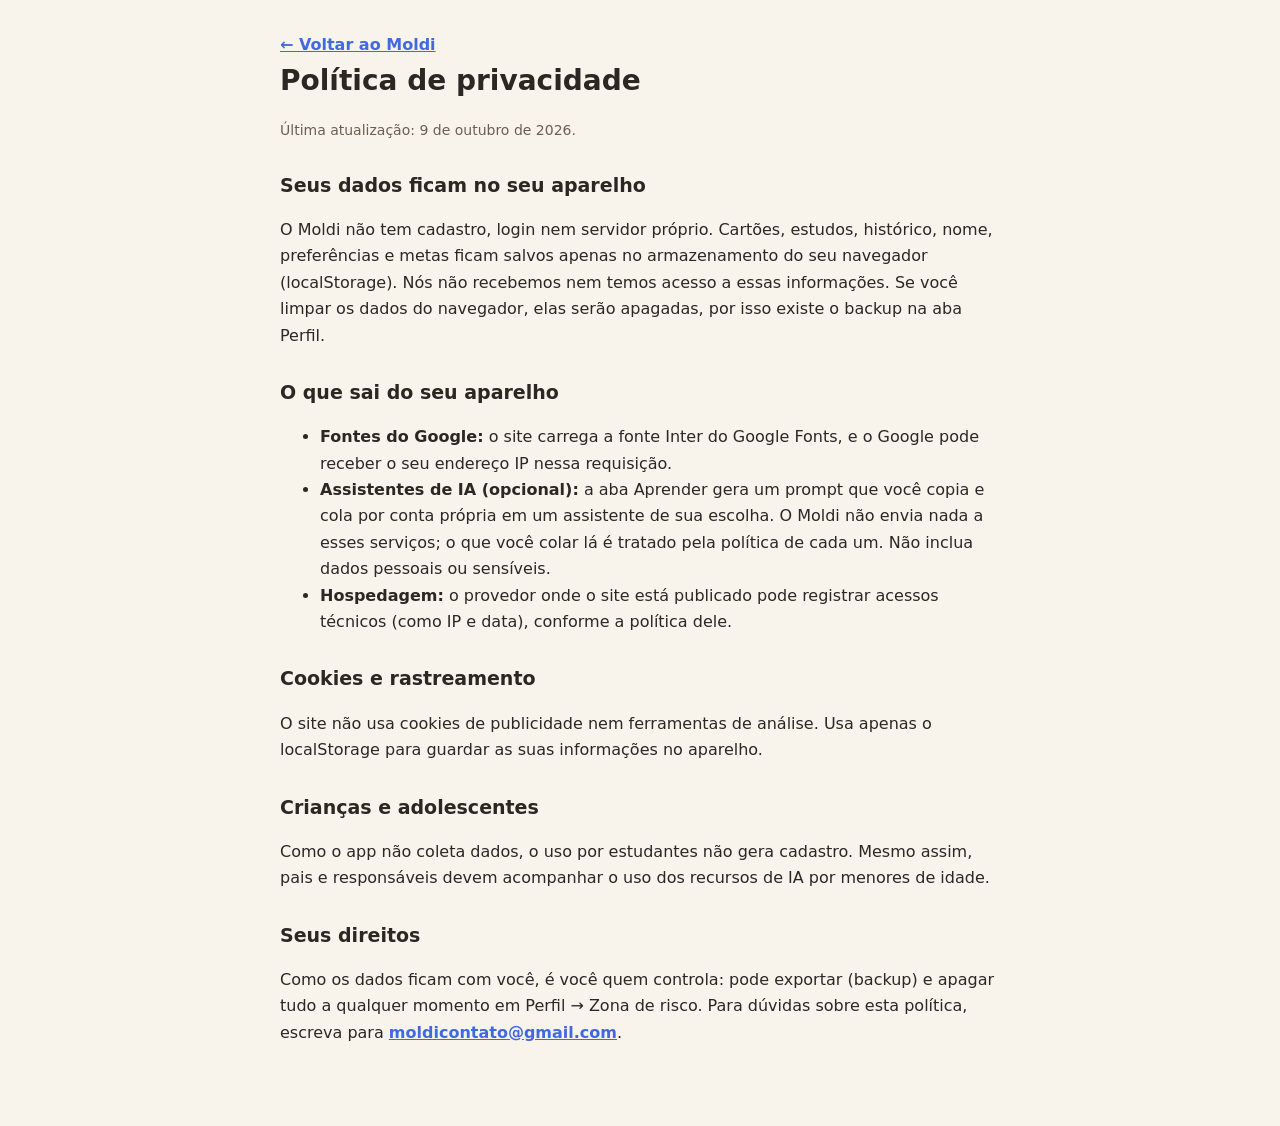
<file: privacidade.html>
<!DOCTYPE html>
<html lang="pt-BR">
<head>
<meta charset="utf-8">
<meta name="viewport" content="width=device-width, initial-scale=1">
<meta name="color-scheme" content="dark light">
<title>Privacidade · Moldi</title>
<style>
:root{--bg:#F8F3EB;--card:#FFFDF9;--tx:#2D2723;--mut:#6B5F55;--ac:#4169E1}
@media(prefers-color-scheme:dark){:root{--bg:#1E1F24;--card:#282A31;--tx:#F3F1EE;--mut:#B9BBC6;--ac:#7C97F0}}
body{margin:0;background:var(--bg);color:var(--tx);font:16px/1.65 Inter,system-ui,sans-serif}
main{max-width:720px;margin:0 auto;padding:32px 20px 64px}
h1{font-size:28px;margin:0 0 4px}h2{font-size:19px;margin:28px 0 6px}
p,li{color:var(--tx)}.mut{color:var(--mut);font-size:14px}a{color:var(--ac);font-weight:700}
</style>
</head>
<body>
<main>
<a href="index.html">← Voltar ao Moldi</a>
<h1>Política de privacidade</h1>
<p class="mut">Última atualização: 9 de outubro de 2026.</p>

<h2>Seus dados ficam no seu aparelho</h2>
<p>O Moldi não tem cadastro, login nem servidor próprio. Cartões, estudos, histórico, nome, preferências e metas ficam salvos apenas no armazenamento do seu navegador (localStorage). Nós não recebemos nem temos acesso a essas informações. Se você limpar os dados do navegador, elas serão apagadas, por isso existe o backup na aba Perfil.</p>

<h2>O que sai do seu aparelho</h2>
<ul>
<li><strong>Fontes do Google:</strong> o site carrega a fonte Inter do Google Fonts, e o Google pode receber o seu endereço IP nessa requisição.</li>
<li><strong>Assistentes de IA (opcional):</strong> a aba Aprender gera um prompt que você copia e cola por conta própria em um assistente de sua escolha. O Moldi não envia nada a esses serviços; o que você colar lá é tratado pela política de cada um. Não inclua dados pessoais ou sensíveis.</li>
<li><strong>Hospedagem:</strong> o provedor onde o site está publicado pode registrar acessos técnicos (como IP e data), conforme a política dele.</li>
</ul>

<h2>Cookies e rastreamento</h2>
<p>O site não usa cookies de publicidade nem ferramentas de análise. Usa apenas o localStorage para guardar as suas informações no aparelho.</p>

<h2>Crianças e adolescentes</h2>
<p>Como o app não coleta dados, o uso por estudantes não gera cadastro. Mesmo assim, pais e responsáveis devem acompanhar o uso dos recursos de IA por menores de idade.</p>

<h2>Seus direitos</h2>
<p>Como os dados ficam com você, é você quem controla: pode exportar (backup) e apagar tudo a qualquer momento em Perfil → Zona de risco. Para dúvidas sobre esta política, escreva para <a href="mailto:moldicontato@gmail.com">moldicontato@gmail.com</a>.</p>
</main>
</body>
</html>
</file>
